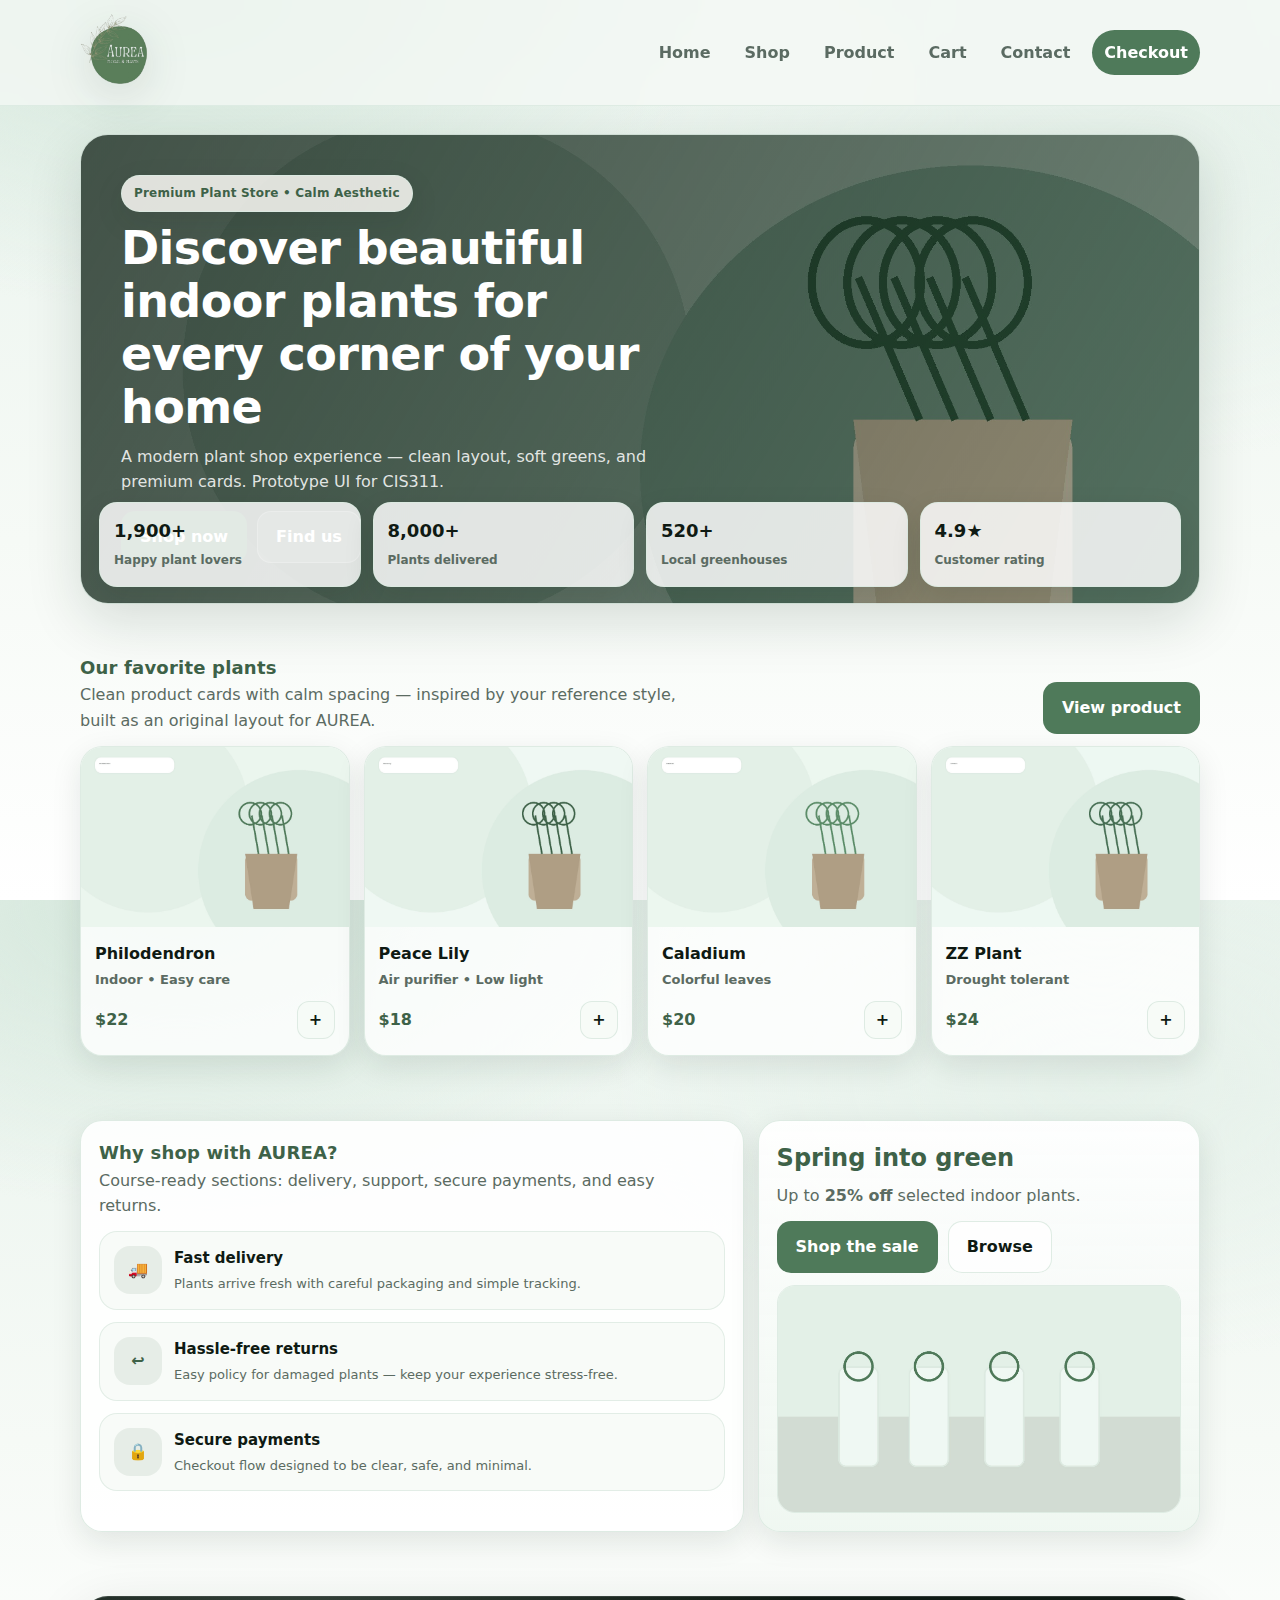
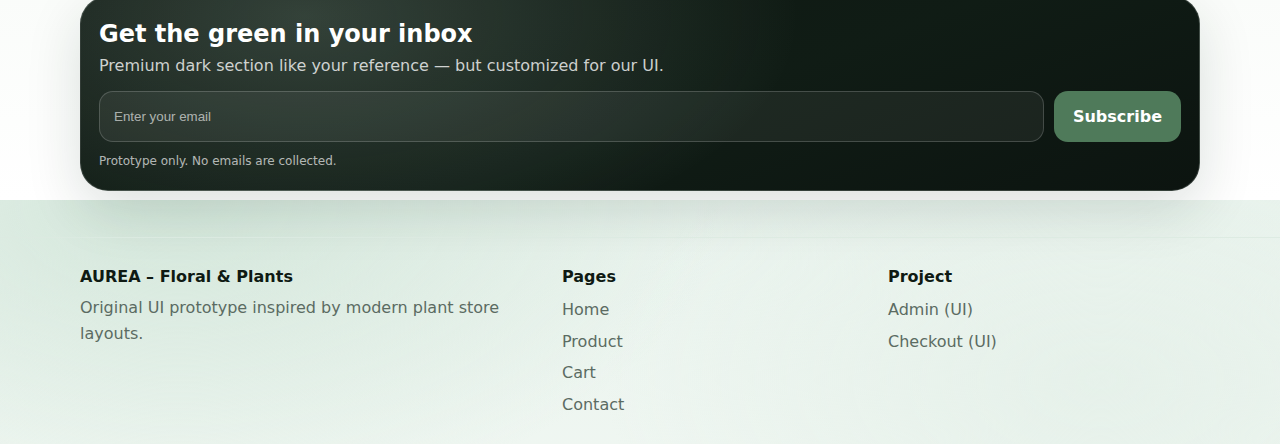
<file: index.html>
<!doctype html>
<html lang="en">
<head>
  <meta charset="UTF-8" />
  <meta name="viewport" content="width=device-width,initial-scale=1" />
  <title>AUREA – Floral & Plants</title>
  <link rel="stylesheet" href="assets/css/styles.css" />
</head>
<body>
<header class="topbar">
  <div class="container topbar__inner">
    <a class="brand" href="index.html" aria-label="Home">
      <img class="brand__logo" src="assets/images/logo.png" alt="Aurea Floral & Plants logo">
    </a>
    <nav class="nav" aria-label="Main">
      <a href="index.html">Home</a>
      <a href="#plants">Shop</a>
      <a href="product.html">Product</a>
      <a href="cart.html">Cart</a>
      <a href="contact.html">Contact</a>
      <a class="cta" href="cart.html">Checkout</a>
    </nav>
  </div>
</header>

<section class="hero">
  <div class="container">
    <div class="hero__wrap">
      <div class="hero__content">
        <span class="badge">Premium Plant Store • Calm Aesthetic</span>
        <h1>Discover beautiful indoor plants for every corner of your home</h1>
        <p>A modern plant shop experience — clean layout, soft greens, and premium cards. Prototype UI for CIS311.</p>
        <div class="hero__actions">
          <a class="btn btn--primary" href="#plants">Shop now</a>
          <a class="btn btn--ghost" href="contact.html">Find us</a>
        </div>
      </div>

      <div class="hero__stats">
        <div class="stat"><b>1,900+</b><span>Happy plant lovers</span></div>
        <div class="stat"><b>8,000+</b><span>Plants delivered</span></div>
        <div class="stat"><b>520+</b><span>Local greenhouses</span></div>
        <div class="stat"><b>4.9★</b><span>Customer rating</span></div>
      </div>
    </div>
  </div>
</section>

<section class="section" id="plants">
  <div class="container">
    <div class="section__head">
      <div>
        <h2>Our favorite plants</h2>
        <p>Clean product cards with calm spacing — inspired by your reference style, built as an original layout for AUREA.</p>
      </div>
      <a class="btn btn--primary" href="product.html">View product</a>
    </div>

    <div class="grid">
      <a class="card" href="product.html">
        <img class="card__img" src="assets/images/p1.jpg" alt="Philodendron">
        <div class="card__body">
          <div class="card__title">Philodendron</div>
          <div class="card__meta">Indoor • Easy care</div>
          <div class="card__row">
            <div class="price">$22</div>
            <div class="pill">+</div>
          </div>
        </div>
      </a>

      <a class="card" href="product.html">
        <img class="card__img" src="assets/images/p2.jpg" alt="Peace Lily">
        <div class="card__body">
          <div class="card__title">Peace Lily</div>
          <div class="card__meta">Air purifier • Low light</div>
          <div class="card__row">
            <div class="price">$18</div>
            <div class="pill">+</div>
          </div>
        </div>
      </a>

      <a class="card" href="product.html">
        <img class="card__img" src="assets/images/p3.jpg" alt="Caladium">
        <div class="card__body">
          <div class="card__title">Caladium</div>
          <div class="card__meta">Colorful leaves</div>
          <div class="card__row">
            <div class="price">$20</div>
            <div class="pill">+</div>
          </div>
        </div>
      </a>

      <a class="card" href="product.html">
        <img class="card__img" src="assets/images/p4.jpg" alt="ZZ Plant">
        <div class="card__body">
          <div class="card__title">ZZ Plant</div>
          <div class="card__meta">Drought tolerant</div>
          <div class="card__row">
            <div class="price">$24</div>
            <div class="pill">+</div>
          </div>
        </div>
      </a>
    </div>
  </div>
</section>

<section class="section">
  <div class="container split">
    <div class="panel">
      <div class="section__head" style="margin-top:0">
        <div>
          <h2>Why shop with AUREA?</h2>
          <p>Course-ready sections: delivery, support, secure payments, and easy returns.</p>
        </div>
      </div>

      <div style="display:grid; gap:12px">
        <div class="feature">
          <div class="icon">🚚</div>
          <div>
            <h3>Fast delivery</h3>
            <p>Plants arrive fresh with careful packaging and simple tracking.</p>
          </div>
        </div>

        <div class="feature">
          <div class="icon">↩</div>
          <div>
            <h3>Hassle-free returns</h3>
            <p>Easy policy for damaged plants — keep your experience stress-free.</p>
          </div>
        </div>

        <div class="feature">
          <div class="icon">🔒</div>
          <div>
            <h3>Secure payments</h3>
            <p>Checkout flow designed to be clear, safe, and minimal.</p>
          </div>
        </div>
      </div>
    </div>

    <div class="panel" style="background: linear-gradient(180deg, rgba(255,255,255,.92), rgba(238,246,240,.85));">
      <h2 style="color: var(--sage-700);">Spring into green</h2>
      <p style="color: var(--muted); margin-top:6px;">Up to <b>25% off</b> selected indoor plants.</p>
      <div style="margin-top:12px; display:flex; gap:10px; flex-wrap:wrap;">
        <a class="btn btn--primary" href="product.html">Shop the sale</a>
        <a class="btn btn--ghost" style="color: var(--ink); border-color: rgba(220,234,225,.9); background: rgba(255,255,255,.75)" href="#plants">Browse</a>
      </div>
      <img style="margin-top:12px; border-radius: 18px; border: 1px solid rgba(220,234,225,.9)" src="assets/images/room.jpg" alt="Plants in room">
    </div>
  </div>
</section>

<section class="section">
  <div class="container">
    <div class="dark-strip">
      <h2>Get the green in your inbox</h2>
      <p>Premium dark section like your reference — but customized for our UI.</p>

      <div class="newsletter">
        <input class="input" placeholder="Enter your email" />
        <a class="btn btn--primary" href="#">Subscribe</a>
      </div>
      <div class="small">Prototype only. No emails are collected.</div>
    </div>
  </div>
</section>

<footer class="footer">
  <div class="container footer__grid">
    <div>
      <b style="color: var(--ink);">AUREA – Floral & Plants</b>
      <div style="margin-top:6px;">Original UI prototype inspired by modern plant store layouts.</div>
    </div>
    <div>
      <b style="color: var(--ink);">Pages</b>
      <div style="margin-top:8px; display:grid; gap:6px;">
        <a href="index.html">Home</a>
        <a href="product.html">Product</a>
        <a href="cart.html">Cart</a>
        <a href="contact.html">Contact</a>
      </div>
    </div>
    <div>
      <b style="color: var(--ink);">Project</b>
      <div style="margin-top:8px; display:grid; gap:6px;">
        <a href="admin-login.html">Admin (UI)</a>
        <a href="checkout.html">Checkout (UI)</a>
      </div>
    </div>
  </div>
</footer>

<script src="assets/js/main.js"></script>
</body>
</html>
</file>
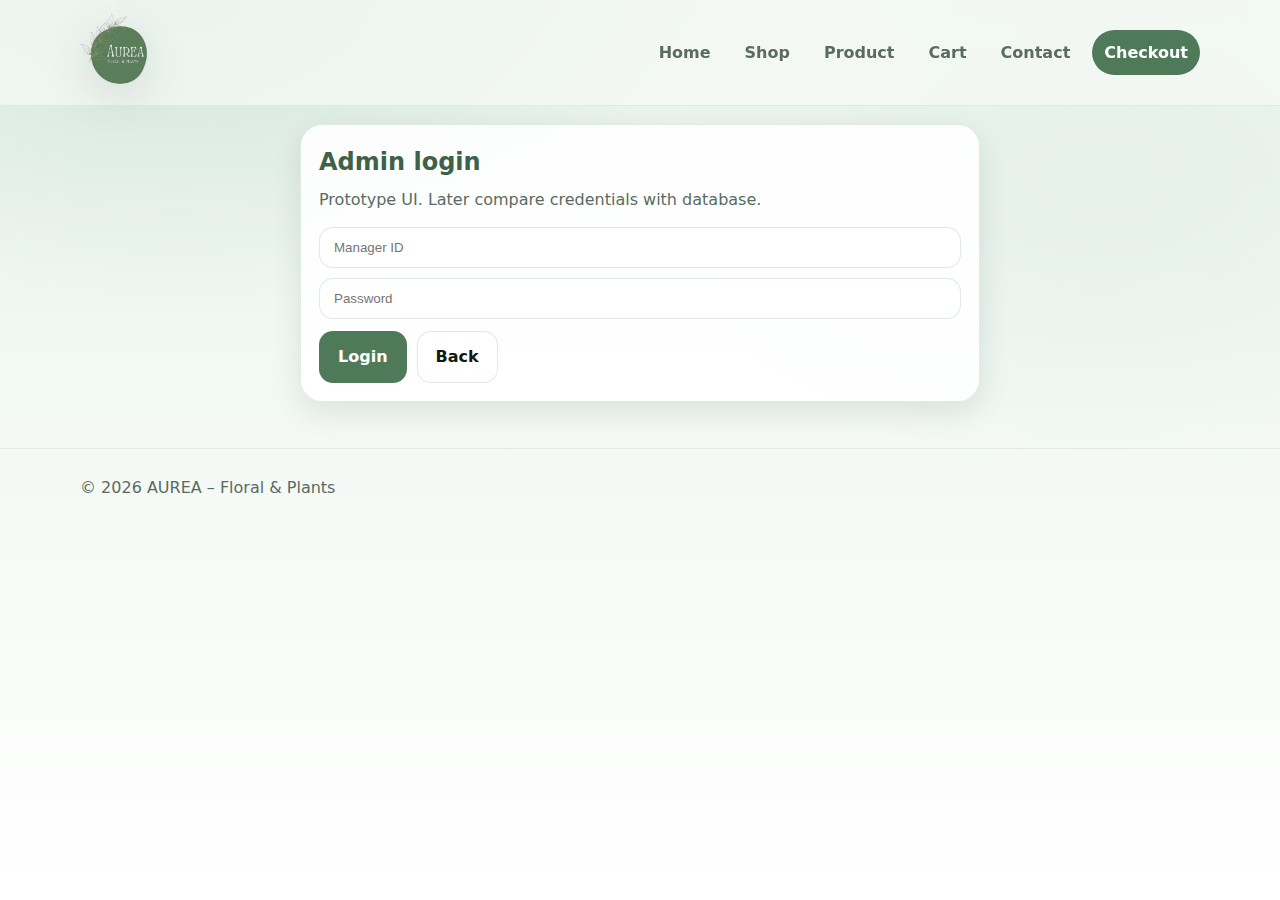
<file: admin-login.html>
<!doctype html>
<html lang="en">
<head>
  <meta charset="UTF-8" />
  <meta name="viewport" content="width=device-width,initial-scale=1" />
  <title>AUREA – Admin Login</title>
  <link rel="stylesheet" href="assets/css/styles.css" />
</head>
<body>
<header class="topbar">
  <div class="container topbar__inner">
    <a class="brand" href="index.html" aria-label="Home">
      <img class="brand__logo" src="assets/images/logo.png" alt="Aurea Floral & Plants logo">
    </a>
    <nav class="nav" aria-label="Main">
      <a href="index.html">Home</a>
      <a href="#plants">Shop</a>
      <a href="product.html">Product</a>
      <a href="cart.html">Cart</a>
      <a href="contact.php">Contact</a>
      <a class="cta" href="cart.html">Checkout</a>
    </nav>
  </div>
</header>

<section class="section">
  <div class="container" style="max-width: 680px;">
    <div class="panel">
      <h2 style="color: var(--sage-700);">Admin login</h2>
      <p style="color: var(--muted); margin-top:6px;">Prototype UI. Later compare credentials with database.</p>

      <div style="margin-top:14px; display:grid; gap:10px;">
        <input style="padding:12px 14px; border-radius:14px; border:1px solid rgba(220,234,225,.95); background: rgba(255,255,255,.9)" placeholder="Manager ID">
        <input type="password" style="padding:12px 14px; border-radius:14px; border:1px solid rgba(220,234,225,.95); background: rgba(255,255,255,.9)" placeholder="Password">
      </div>

      <div style="margin-top:12px; display:flex; gap:10px; flex-wrap:wrap;">
        <a class="btn btn--primary" href="admin-manage.html">Login</a>
        <a class="btn btn--ghost" style="color: var(--ink); border-color: rgba(220,234,225,.95); background: rgba(255,255,255,.78)" href="index.html">Back</a>
      </div>
    </div>
  </div>
</section>
<footer class="footer"><div class="container">© 2026 AUREA – Floral & Plants</div></footer>

<script src="assets/js/main.js"></script>
</body>
</html>
</file>
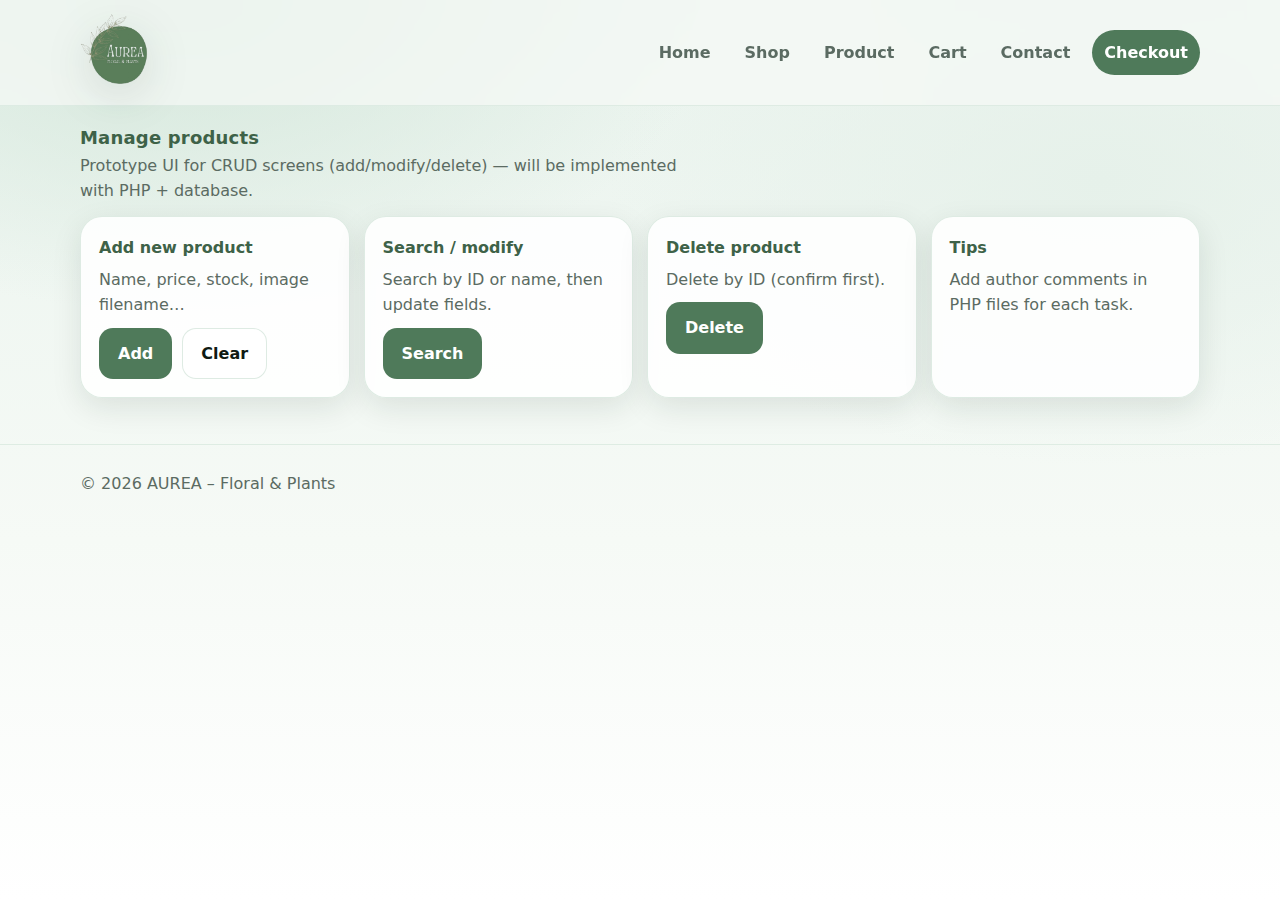
<file: admin-manage.html>
<!doctype html>
<html lang="en">
<head>
  <meta charset="UTF-8" />
  <meta name="viewport" content="width=device-width,initial-scale=1" />
  <title>AUREA – Manage Products</title>
  <link rel="stylesheet" href="assets/css/styles.css" />
</head>
<body>
<header class="topbar">
  <div class="container topbar__inner">
    <a class="brand" href="index.html" aria-label="Home">
      <img class="brand__logo" src="assets/images/logo.png" alt="Aurea Floral & Plants logo">
    </a>
    <nav class="nav" aria-label="Main">
      <a href="index.html">Home</a>
      <a href="#plants">Shop</a>
      <a href="product.html">Product</a>
      <a href="cart.html">Cart</a>
      <a href="contact.html">Contact</a>
      <a class="cta" href="cart.html">Checkout</a>
    </nav>
  </div> 
</header>

<section class="section">
  <div class="container">
    <div class="section__head" style="margin-top:0">
      <div>
        <h2>Manage products</h2>
        <p>Prototype UI for CRUD screens (add/modify/delete) — will be implemented with PHP + database.</p>
      </div>
    </div>

    <div class="grid">
      <div class="panel">
        <b style="color: var(--sage-700);">Add new product</b>
        <p style="color: var(--muted); margin-top:6px;">Name, price, stock, image filename…</p>
        <div style="margin-top:10px; display:flex; gap:10px; flex-wrap:wrap;">
          <a class="btn btn--primary" href="#">Add</a>
          <a class="btn btn--ghost" style="color: var(--ink); border-color: rgba(220,234,225,.95); background: rgba(255,255,255,.78)" href="#">Clear</a>
        </div>
      </div>

      <div class="panel">
        <b style="color: var(--sage-700);">Search / modify</b>
        <p style="color: var(--muted); margin-top:6px;">Search by ID or name, then update fields.</p>
        <div style="margin-top:10px;">
          <a class="btn btn--primary" href="#">Search</a>
        </div>
      </div>

      <div class="panel">
        <b style="color: var(--sage-700);">Delete product</b>
        <p style="color: var(--muted); margin-top:6px;">Delete by ID (confirm first).</p>
        <div style="margin-top:10px;">
          <a class="btn btn--primary" href="#">Delete</a>
        </div>
      </div>

      <div class="panel">
        <b style="color: var(--sage-700);">Tips</b>
        <p style="color: var(--muted); margin-top:6px;">Add author comments in PHP files for each task.</p>
      </div>
    </div>
  </div>
</section>
<footer class="footer"><div class="container">© 2026 AUREA – Floral & Plants</div></footer>

<script src="assets/js/main.js"></script>
</body>
</html>
</file>
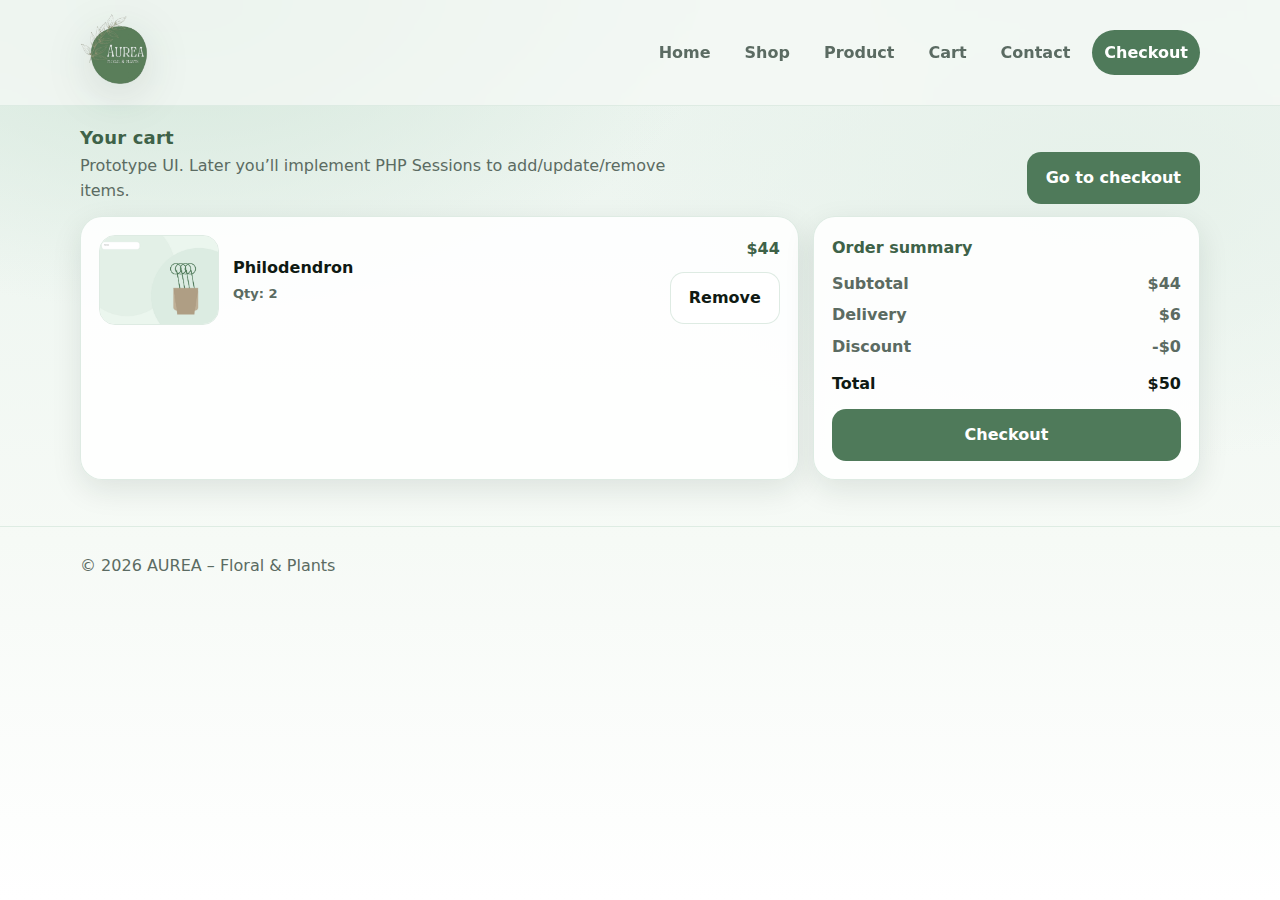
<file: cart.html>
<!doctype html>
<html lang="en">
<head>
  <meta charset="UTF-8" />
  <meta name="viewport" content="width=device-width,initial-scale=1" />
  <title>AUREA – Cart</title>
  <link rel="stylesheet" href="assets/css/styles.css" />
</head>
<body>
<header class="topbar">
  <div class="container topbar__inner">
    <a class="brand" href="index.html" aria-label="Home">
      <img class="brand__logo" src="assets/images/logo.png" alt="Aurea Floral & Plants logo">
    </a>
    <nav class="nav" aria-label="Main">
      <a href="index.html">Home</a>
      <a href="#plants">Shop</a>
      <a href="product.html">Product</a>
      <a href="cart.html">Cart</a>
      <a href="contact.php">Contact</a>
      <a class="cta" href="cart.html">Checkout</a>
    </nav>
  </div>
</header>

<section class="section">
  <div class="container">
    <div class="section__head" style="margin-top:0">
      <div>
        <h2>Your cart</h2>
        <p>Prototype UI. Later you’ll implement PHP Sessions to add/update/remove items.</p>
      </div>
      <a class="btn btn--primary" href="checkout.html">Go to checkout</a>
    </div>

    <div class="split" style="grid-template-columns: 1.3fr .7fr;">
      <div class="panel">
        <div style="display:flex; gap:14px; align-items:center; flex-wrap:wrap;">
          <img src="assets/images/p1.jpg" alt="Item" style="width:120px; height:90px; object-fit:cover; border-radius: 16px; border:1px solid rgba(220,234,225,.95)">
          <div style="flex:1 1 240px;">
            <b>Philodendron</b>
            <div class="card__meta">Qty: 2</div>
          </div>
          <div style="text-align:right;">
            <div class="price">$44</div>
            <a class="btn btn--ghost" style="margin-top:10px; color: var(--ink); border-color: rgba(220,234,225,.95); background: rgba(255,255,255,.78)" href="#">Remove</a>
          </div>
        </div>
      </div>

      <div class="panel">
        <b style="color: var(--sage-700);">Order summary</b>
        <div style="margin-top:10px; display:grid; gap:6px; color: var(--muted); font-weight:650;">
          <div style="display:flex; justify-content:space-between;"><span>Subtotal</span><span>$44</span></div>
          <div style="display:flex; justify-content:space-between;"><span>Delivery</span><span>$6</span></div>
          <div style="display:flex; justify-content:space-between;"><span>Discount</span><span>-$0</span></div>
        </div>
        <div style="margin-top:12px; display:flex; justify-content:space-between; font-weight:900;">
          <span>Total</span><span>$50</span>
        </div>
        <a class="btn btn--primary" style="margin-top:12px; width:100%;" href="checkout.html">Checkout</a>
      </div>
    </div>
  </div>
</section>
<footer class="footer"><div class="container">© 2026 AUREA – Floral & Plants</div></footer>

<script src="assets/js/main.js"></script>
</body>
</html>
</file>
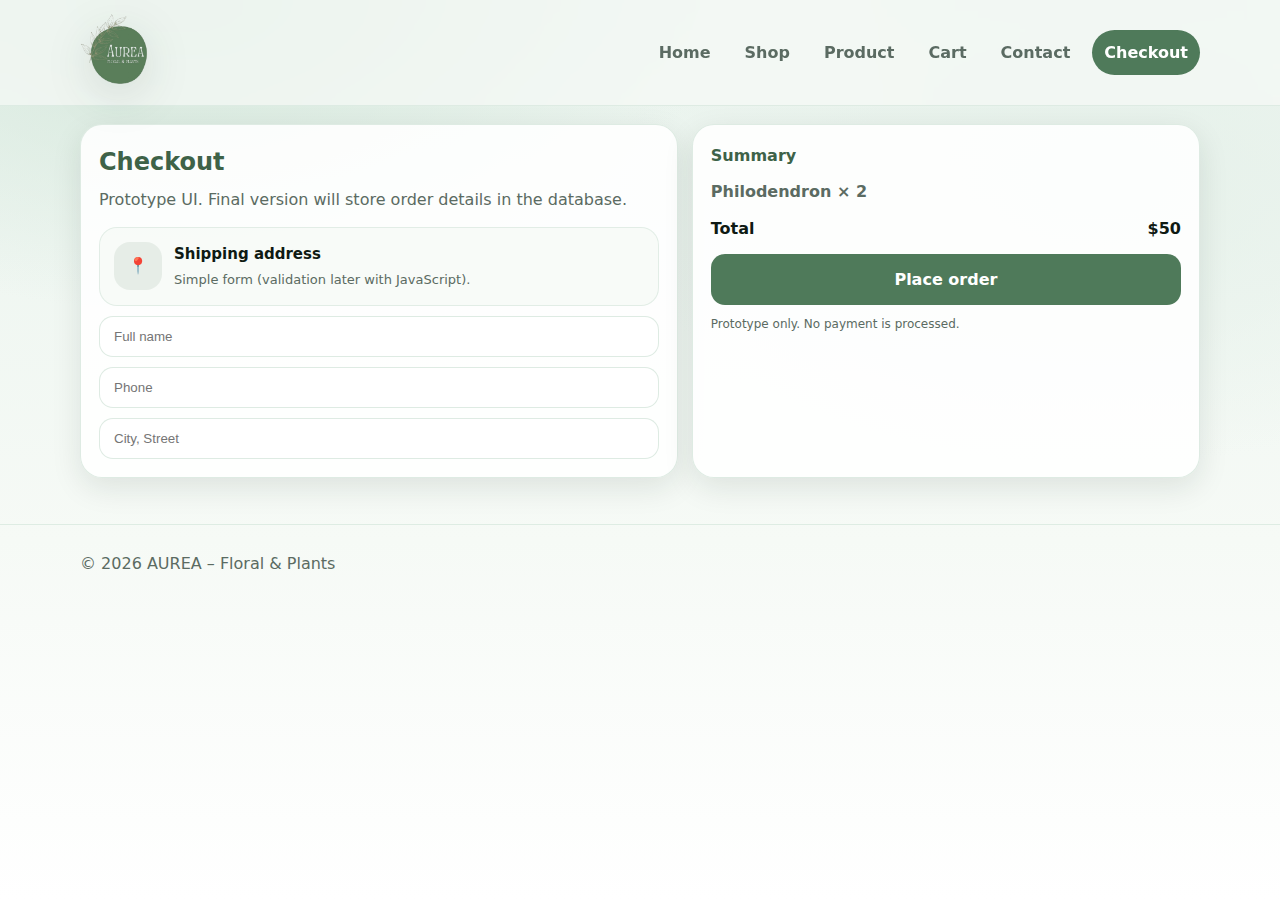
<file: checkout.html>
<!doctype html>
<html lang="en">
<head>
  <meta charset="UTF-8" />
  <meta name="viewport" content="width=device-width,initial-scale=1" />
  <title>AUREA – Checkout</title>
  <link rel="stylesheet" href="assets/css/styles.css" />
</head>
<body>
<header class="topbar">
  <div class="container topbar__inner">
    <a class="brand" href="index.html" aria-label="Home">
      <img class="brand__logo" src="assets/images/logo.png" alt="Aurea Floral & Plants logo">
    </a>
    <nav class="nav" aria-label="Main">
      <a href="index.html">Home</a>
      <a href="#plants">Shop</a>
      <a href="product.html">Product</a>
      <a href="cart.html">Cart</a>
      <a href="contact.php">Contact</a>
      <a class="cta" href="cart.html">Checkout</a>
    </nav>
  </div>
</header>

<section class="section">
  <div class="container split" style="grid-template-columns: 1fr .85fr;">
    <div class="panel">
      <h2 style="color: var(--sage-700);">Checkout</h2>
      <p style="color: var(--muted); margin-top:6px;">Prototype UI. Final version will store order details in the database.</p>

      <div style="margin-top:14px; display:grid; gap:10px;">
        <div class="feature">
          <div class="icon">📍</div>
          <div><h3>Shipping address</h3><p>Simple form (validation later with JavaScript).</p></div>
        </div>
        <div style="display:grid; gap:10px;">
          <input style="padding:12px 14px; border-radius:14px; border:1px solid rgba(220,234,225,.95); background: rgba(255,255,255,.9)" placeholder="Full name">
          <input style="padding:12px 14px; border-radius:14px; border:1px solid rgba(220,234,225,.95); background: rgba(255,255,255,.9)" placeholder="Phone">
          <input style="padding:12px 14px; border-radius:14px; border:1px solid rgba(220,234,225,.95); background: rgba(255,255,255,.9)" placeholder="City, Street">
        </div>
      </div>
    </div>

    <div class="panel">
      <b style="color: var(--sage-700);">Summary</b>
      <div style="margin-top:10px; color: var(--muted); font-weight:650;">
        Philodendron × 2
      </div>
      <div style="margin-top:12px; display:flex; justify-content:space-between; font-weight:900;">
        <span>Total</span><span>$50</span>
      </div>
      <a class="btn btn--primary" style="margin-top:12px; width:100%;" href="index.html">Place order</a>
      <div style="margin-top:10px; color: var(--muted); font-size: 12px;">Prototype only. No payment is processed.</div>
    </div>
  </div>
</section>
<footer class="footer"><div class="container">© 2026 AUREA – Floral & Plants</div></footer>

<script src="assets/js/main.js"></script>
</body>
</html>
</file>
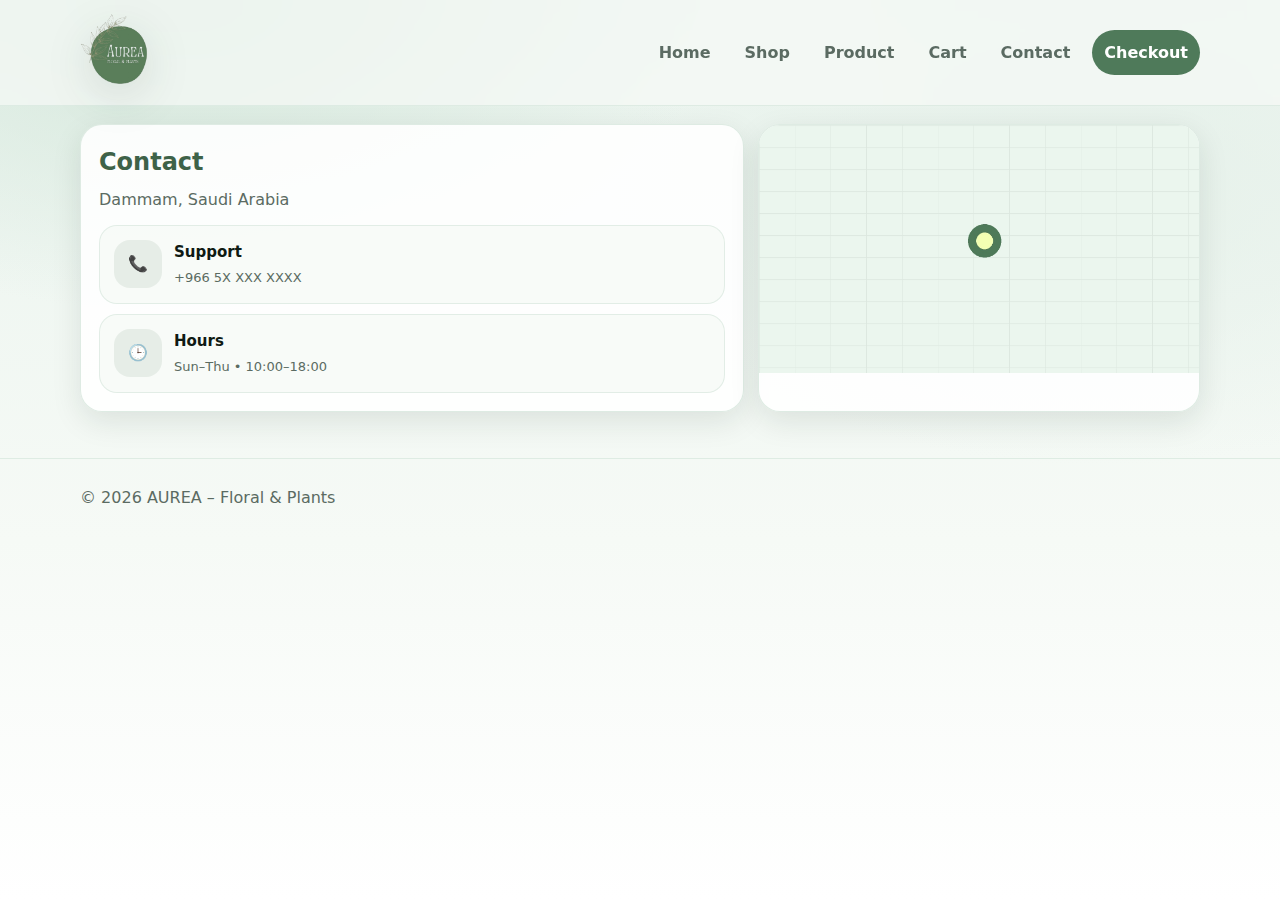
<file: contact.html>
<!doctype html>
<html lang="en"><head><meta charset="UTF-8" /><meta name="viewport" content="width=device-width,initial-scale=1" /><title>AUREA – Contact</title><link rel="stylesheet" href="assets/css/styles.css" /></head><body><header class="topbar"><div class="container topbar__inner"><a class="brand" href="index.html" aria-label="Home"><img class="brand__logo" src="assets/images/logo.png" alt="Aurea Floral & Plants logo"></a><nav class="nav" aria-label="Main"><a href="index.html">Home</a><a href="#plants">Shop</a><a href="product.html">Product</a><a href="cart.html">Cart</a><a href="contact.php">Contact</a><a class="cta" href="cart.html">Checkout</a></nav></div></header>
<section class="section"><div class="container split"><div class="panel"><h2 style="color: var(--sage-700);">Contact</h2><p style="color: var(--muted); margin-top:6px;">Dammam, Saudi Arabia</p><div style="margin-top:12px; display:grid; gap:10px;"><div class="feature"><div class="icon">📞</div><div><h3>Support</h3><p>+966 5X XXX XXXX</p></div></div><div class="feature"><div class="icon">🕒</div><div><h3>Hours</h3><p>Sun–Thu • 10:00–18:00</p></div></div></div></div><div class="panel" style="padding:0; overflow:hidden;"><img src="assets/images/map.jpg" alt="Map placeholder"></div></div></section><footer class="footer"><div class="container">© 2026 AUREA – Floral & Plants</div></footer>
<script src="assets/js/main.js"></script>
</body></html>
</file>
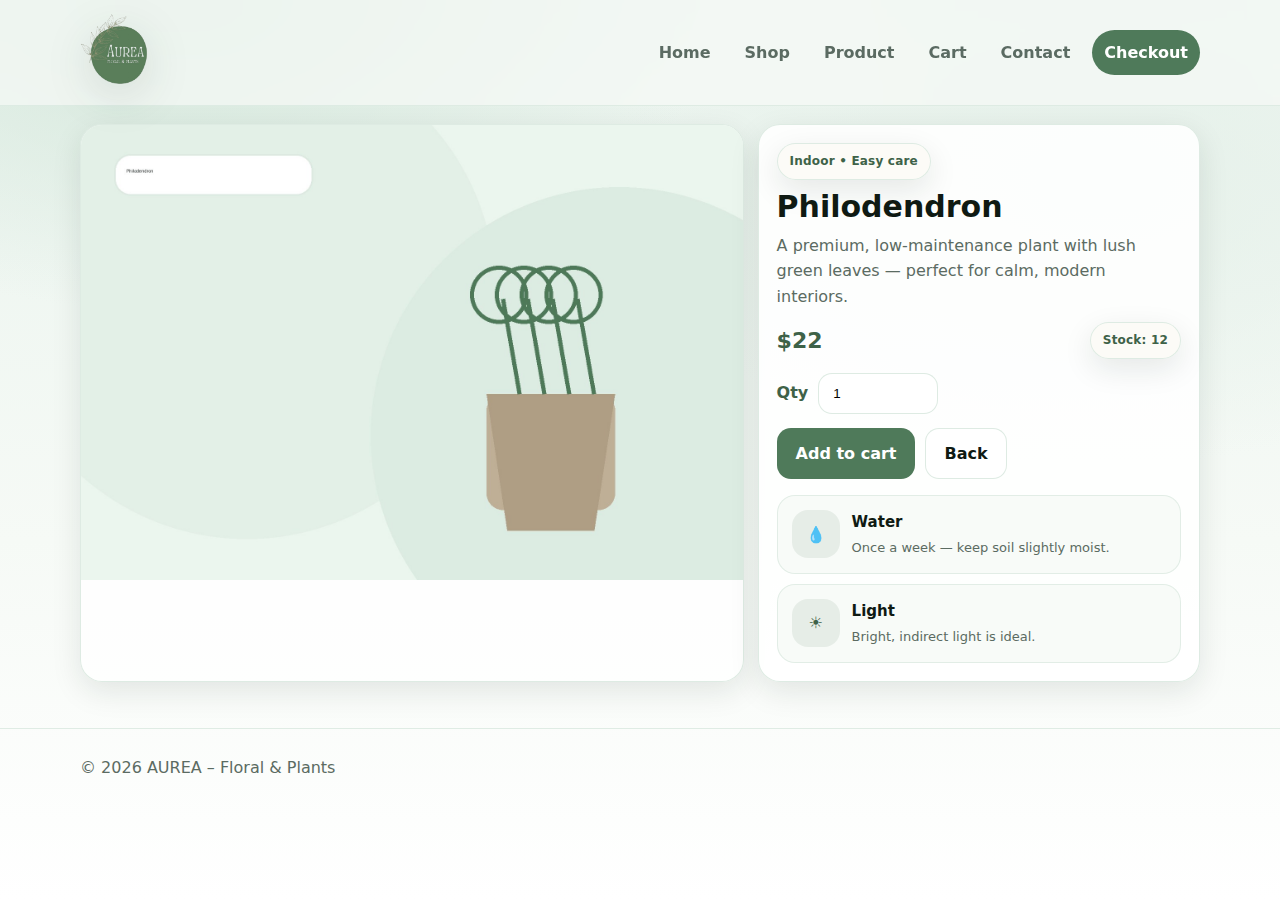
<file: product.html>
<!doctype html>
<html lang="en">
<head>
  <meta charset="UTF-8" />
  <meta name="viewport" content="width=device-width,initial-scale=1" />
  <title>AUREA – Product</title>
  <link rel="stylesheet" href="assets/css/styles.css" />
</head>
<body>
<header class="topbar">
  <div class="container topbar__inner">
    <a class="brand" href="index.html" aria-label="Home">
      <img class="brand__logo" src="assets/images/logo.png" alt="Aurea Floral & Plants logo">
    </a>
    <nav class="nav" aria-label="Main">
      <a href="index.html">Home</a>
      <a href="#plants">Shop</a>
      <a href="product.html">Product</a>
      <a href="cart.html">Cart</a>
      <a href="contact.php">Contact</a>
      <a class="cta" href="cart.html">Checkout</a>
    </nav>
  </div>
</header>

<section class="section">
  <div class="container split">
    <div class="card">
      <img src="assets/images/p1.jpg" alt="Philodendron product">
    </div>
    <div class="panel">
      <span class="badge">Indoor • Easy care</span>
      <h1 style="margin-top:10px; font-size: 30px; line-height:1.15;">Philodendron</h1>
      <p style="color: var(--muted); margin-top:8px;">
        A premium, low-maintenance plant with lush green leaves — perfect for calm, modern interiors.
      </p>

      <div style="margin-top:12px; display:flex; align-items:center; justify-content:space-between; gap:10px; flex-wrap:wrap;">
        <div class="price" style="font-size: 22px;">$22</div>
        <span class="badge">Stock: 12</span>
      </div>

      <div style="margin-top:14px; display:flex; gap:10px; flex-wrap:wrap; align-items:center;">
        <label style="font-weight:800; color: var(--sage-700);">Qty</label>
        <input type="number" min="1" value="1" style="width:120px; padding:12px 14px; border-radius: 14px; border: 1px solid rgba(220,234,225,.95); background: rgba(255,255,255,.9); outline:none;">
      </div>

      <div style="margin-top:14px; display:flex; gap:10px; flex-wrap:wrap;">
        <a class="btn btn--primary" href="cart.html">Add to cart</a>
        <a class="btn btn--ghost" style="color: var(--ink); border-color: rgba(220,234,225,.95); background: rgba(255,255,255,.78)" href="index.html">Back</a>
      </div>

      <div style="margin-top:16px; display:grid; gap:10px;">
        <div class="feature">
          <div class="icon">💧</div>
          <div><h3>Water</h3><p>Once a week — keep soil slightly moist.</p></div>
        </div>
        <div class="feature">
          <div class="icon">☀</div>
          <div><h3>Light</h3><p>Bright, indirect light is ideal.</p></div>
        </div>
      </div>
    </div>
  </div>
</section>
<footer class="footer"><div class="container">© 2026 AUREA – Floral & Plants</div></footer>

<script src="assets/js/main.js"></script>
</body>
</html>
</file>
<file: assets/css/styles.css>
:root{
  --sage-50:#F6FAF6;
  --sage-100:#E9F3ED;
  --sage-200:#D4E7DB;
  --sage-300:#B7D4C4;
  --sage-600:#4F7A5A;
  --sage-700:#3E6248;
  --ink:#0F1A13;
  --muted:#5B6B62;
  --cream:#FBFAF6;
  --card:#FFFFFFCC;
  --border:#DCEAE1;
  --shadow: 0 18px 55px rgba(16, 40, 26, 0.14);
  --shadow-soft: 0 10px 30px rgba(16, 40, 26, 0.10);
  --radius:22px;
  --max:1120px;
}

*{box-sizing:border-box;margin:0;padding:0}
html,body{height:100%}
body{
  font-family: Inter, system-ui, -apple-system, Segoe UI, Roboto, Arial, sans-serif;
  color: var(--ink);
  background:
    radial-gradient(900px 520px at 14% 0%, var(--sage-200) 0%, transparent 60%),
    radial-gradient(900px 520px at 86% 20%, #E6F1EA 0%, transparent 55%),
    linear-gradient(180deg, var(--sage-100) 0%, var(--sage-50) 60%, #FFFFFF 100%);
  line-height:1.6;
}

a{color:inherit;text-decoration:none}
img{max-width:100%;display:block}
.container{width:min(var(--max),92%);margin-inline:auto}

.topbar{
  position:sticky;top:0;z-index:20;
  background: rgba(246,250,246,.70);
  backdrop-filter: blur(14px);
  border-bottom: 1px solid rgba(220,234,225,.9);
}
.topbar__inner{
  display:flex;align-items:center;justify-content:space-between;
  gap:14px;padding:14px 0;
}
.brand{display:flex;align-items:center;gap:12px}
.brand__logo{
  width:72px;height:auto;
  filter: drop-shadow(0 10px 22px rgba(16,40,26,.14));
}
.nav{display:flex;gap:10px;flex-wrap:wrap;align-items:center}
.nav a{
  padding:10px 12px;border-radius:999px;
  color: var(--muted);
  font-weight:650;
  transition: all .18s ease;
}
.nav a:hover{background: rgba(212,231,219,.7); color: var(--ink)}
.nav .cta{background: var(--sage-600); color:white}
.nav .cta:hover{background: var(--sage-700); color:white}

.badge{
  display:inline-flex;align-items:center;gap:8px;
  padding:8px 12px;border-radius:999px;
  background: rgba(251,250,246,.85);
  border: 1px solid rgba(220,234,225,.9);
  box-shadow: var(--shadow-soft);
  color: var(--sage-700);
  font-weight:800;font-size:12px;
  letter-spacing:.2px;
}

.hero{padding:28px 0 18px}
.hero__wrap{
  border-radius: calc(var(--radius) + 6px);
  overflow:hidden;
  box-shadow: var(--shadow);
  border: 1px solid rgba(220,234,225,.9);
  background:
    linear-gradient(120deg, rgba(15,26,19,.62), rgba(15,26,19,.28)),
    url("../images/hero.jpg");
  background-size: cover;
  background-position: center;
  min-height: 420px;
  position: relative;
}
.hero__content{
  padding: 40px;
  max-width: 640px;
  color: white;
}
.hero__content h1{
  font-size: clamp(28px, 3.6vw, 46px);
  letter-spacing: -0.6px;
  line-height: 1.15;
  margin-top: 10px;
}
.hero__content p{
  margin-top: 10px;
  color: rgba(255,255,255,.85);
  max-width: 58ch;
}
.hero__actions{margin-top: 16px; display:flex; gap:10px; flex-wrap:wrap}
.btn{
  display:inline-flex;align-items:center;justify-content:center;
  padding: 12px 18px;
  border-radius: 14px;
  font-weight: 800;
  border: 1px solid transparent;
  transition: transform .16s ease, filter .16s ease, background .16s ease;
  cursor:pointer;
}
.btn--primary{background: var(--sage-600); color: white}
.btn--primary:hover{background: var(--sage-700); transform: translateY(-1px)}
.btn--ghost{
  background: rgba(255,255,255,.14);
  border-color: rgba(255,255,255,.22);
  color: white;
}
.btn--ghost:hover{filter: brightness(1.08); transform: translateY(-1px)}

.btn--danger:hover {
    background-color: #c0392b;
}

.hero__stats{
  position:absolute; left: 18px; right: 18px; bottom: 16px;
  display:grid; gap: 12px;
  grid-template-columns: repeat(4, minmax(0,1fr));
}
.stat{
  background: rgba(255,255,255,.84);
  border: 1px solid rgba(220,234,225,.95);
  border-radius: 18px;
  padding: 14px 14px;
  box-shadow: 0 12px 30px rgba(16,40,26,.12);
}
.stat b{display:block;font-size:18px;color: var(--ink)}
.stat span{color: var(--muted); font-weight:650; font-size:12px}

@media (max-width: 860px){
  .hero__content{padding: 26px}
  .hero__stats{grid-template-columns: repeat(2, minmax(0,1fr))}
}

.section{padding: 18px 0 46px}
.section__head{
  display:flex;align-items:flex-end;justify-content:space-between;gap:12px;
  margin: 14px 0 12px;
}
.section__head h2{font-size: 18px; letter-spacing: .2px; color: var(--sage-700)}
.section__head p{color: var(--muted); max-width: 60ch}

.grid{
  display:grid;
  grid-template-columns: repeat(4, minmax(0,1fr));
  gap: 14px;
}
@media (max-width: 980px){ .grid{grid-template-columns: repeat(2, minmax(0,1fr));} }
@media (max-width: 520px){ .grid{grid-template-columns: 1fr;} }

.card{
  background: var(--card);
  border: 1px solid rgba(220,234,225,.95);
  border-radius: var(--radius);
  overflow:hidden;
  box-shadow: var(--shadow-soft);
  transition: transform .16s ease, box-shadow .16s ease;
}
.card:hover{transform: translateY(-3px); box-shadow: var(--shadow)}
.card__img{height: 180px; object-fit:cover; width:100%}
.card__body{padding: 14px 14px 16px}
.card__title{font-weight: 900}
.card__meta{color: var(--muted); font-weight: 650; font-size: 13px; margin-top: 4px}
.card__row{display:flex;align-items:center;justify-content:space-between;gap:10px;margin-top:10px}
.price{font-weight: 900; color: var(--sage-700)}
.pill{
  display:inline-flex; align-items:center; justify-content:center;
  width: 38px; height: 38px;
  border-radius: 12px;
  border: 1px solid rgba(220,234,225,.95);
  background: rgba(246,250,246,.85);
  font-weight: 900;
}

.split{display:grid; grid-template-columns: 1.2fr .8fr; gap: 14px}
@media (max-width: 900px){ .split{grid-template-columns: 1fr;} }

.panel{
  background: rgba(255,255,255,.88);
  border: 1px solid rgba(220,234,225,.95);
  border-radius: var(--radius);
  box-shadow: var(--shadow-soft);
  padding: 18px;
}
.feature{
  display:grid; grid-template-columns: 48px 1fr; gap: 12px;
  padding: 14px;
  border-radius: 18px;
  border: 1px solid rgba(220,234,225,.8);
  background: rgba(246,250,246,.75);
}
.icon{
  width:48px;height:48px;border-radius: 16px;
  display:grid; place-items:center;
  background: rgba(79,122,90,.10);
  color: var(--sage-700);
  font-weight: 900;
}
.feature h3{font-size: 15px}
.feature p{color: var(--muted); font-size: 13px; margin-top: 4px}

.dark-strip{
  border-radius: calc(var(--radius) + 6px);
  overflow:hidden;
  background:
    radial-gradient(900px 450px at 20% 10%, rgba(183,212,196,.22) 0%, transparent 55%),
    linear-gradient(160deg, #0E1711 0%, #101C15 55%, #0C1410 100%);
  border: 1px solid rgba(220,234,225,.18);
  box-shadow: var(--shadow);
  padding: 18px;
  color: white;
}
.dark-strip h2{color:white}
.dark-strip p{color: rgba(255,255,255,.78)}
.newsletter{display:flex; gap: 10px; flex-wrap: wrap; margin-top: 12px}
.input{
  flex: 1 1 260px;
  padding: 12px 14px;
  border-radius: 14px;
  border: 1px solid rgba(255,255,255,.18);
  background: rgba(255,255,255,.06);
  color: white;
  outline:none;
}
.input::placeholder{color: rgba(255,255,255,.62)}
.small{font-size:12px;color: rgba(255,255,255,.68); margin-top: 10px}

.footer{
  padding: 26px 0;
  border-top: 1px solid rgba(220,234,225,.9);
  color: var(--muted);
}
.footer__grid{
  display:grid; grid-template-columns: 1.2fr .8fr .8fr; gap: 14px;
}
@media (max-width: 900px){ .footer__grid{grid-template-columns: 1fr;} }
.footer a{color: var(--muted)}
.footer a:hover{color: var(--ink)}
</file>
